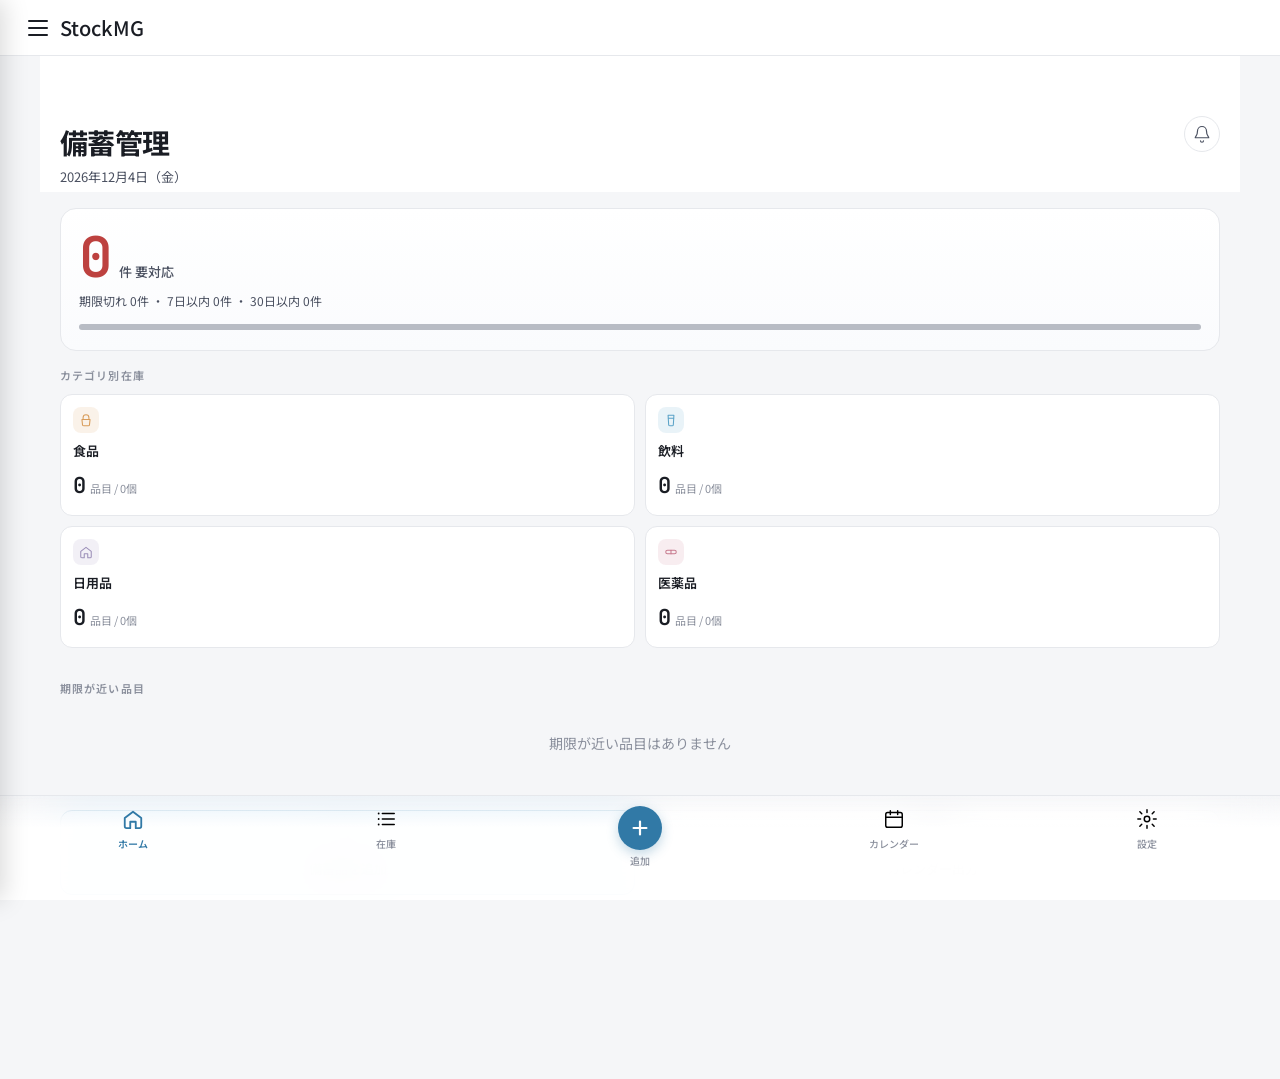
<file: index.html>
<!DOCTYPE html>
<html lang="ja">
<head>
  <meta charset="UTF-8">
  <meta name="viewport" content="width=device-width, initial-scale=1.0">
  <meta name="description" content="家庭用備蓄品の在庫管理PWAアプリ">
  <meta name="theme-color" content="#5A6FA0">
  <title>StockMGシステム</title>

  <!-- PWA Manifest -->
  <link rel="manifest" href="./manifest.json">

  <!-- iOS用メタタグ -->
  <meta name="apple-mobile-web-app-capable" content="yes">
  <meta name="apple-mobile-web-app-status-bar-style" content="default">
  <meta name="apple-mobile-web-app-title" content="StockMG">
  <link rel="apple-touch-icon" href="./icons/icon-192.png">

  <!-- Google Fonts -->
  <link rel="preconnect" href="https://fonts.googleapis.com">
  <link rel="preconnect" href="https://fonts.gstatic.com" crossorigin>
  <link href="https://fonts.googleapis.com/css2?family=JetBrains+Mono:wght@400;500;600&family=Noto+Sans+JP:wght@300;400;500;600;700&display=swap" rel="stylesheet">

  <!-- スタイルシート -->
  <link rel="stylesheet" href="./css/style.css">
</head>
<body>
  <!-- ヘッダー -->
  <header class="header">
    <button class="header__menu-btn" id="menuBtn" aria-label="メニューを開く">
      <span class="menu-icon"></span>
    </button>
    <h1 class="header__title">StockMG</h1>
    <div class="header__spacer"></div>
  </header>

  <!-- サイドメニュー -->
  <aside class="side-menu" id="sideMenu">
    <div class="side-menu__overlay" id="menuOverlay"></div>
    <nav class="side-menu__content">
      <div class="side-menu__header">
        <h2 class="side-menu__title">メニュー</h2>
        <button class="side-menu__close" id="menuCloseBtn" aria-label="メニューを閉じる">×</button>
      </div>
      <ul class="side-menu__list">
        <li>
          <button class="side-menu__item" id="exportJsonBtn">
            <span class="side-menu__icon">📥</span>
            JSONエクスポート
          </button>
        </li>
        <li>
          <button class="side-menu__item" id="importJsonBtn">
            <span class="side-menu__icon">📤</span>
            JSONインポート
          </button>
        </li>
        <li>
          <button class="side-menu__item" id="exportCalendarBtn">
            <span class="side-menu__icon">📅</span>
            カレンダー連携
          </button>
        </li>
        <li>
          <button class="side-menu__item" id="notificationSettingsBtn">
            <span class="side-menu__icon">🔔</span>
            通知設定
          </button>
        </li>
        <li>
          <button class="side-menu__item" id="aboutBtn">
            <span class="side-menu__icon">ℹ️</span>
            アプリについて
          </button>
        </li>
      </ul>
    </nav>
  </aside>

  <!-- メインコンテンツ -->
  <main class="main">
    <!-- ホーム画面（ダッシュボード） -->
    <div class="screen screen--home" id="screenHome">
      <!-- ヘッダー -->
      <div class="screen-header screen-header--large">
        <div class="screen-header__content">
          <h1 class="screen-header__title">備蓄管理</h1>
          <p class="screen-header__subtitle" id="currentDate"></p>
        </div>
        <button class="btn-notification" id="notificationBellBtn" aria-label="通知">
          <div class="btn-notification__icon" id="iconBell"></div>
          <span class="btn-notification__badge" id="notificationBadge"></span>
        </button>
      </div>

      <div class="dashboard">
        <!-- ヒーローステータスカード -->
        <div class="hero-status" id="heroStatus">
          <div class="hero-status__main">
            <div class="hero-status__value" id="heroValue">0</div>
            <div class="hero-status__label">件 要対応</div>
          </div>
          <div class="hero-status__breakdown" id="heroBreakdown">
            期限切れ 0件 ・ 7日以内 0件 ・ 30日以内 0件
          </div>
          <div class="hero-status__bar" id="heroBar"></div>
        </div>

        <!-- カテゴリ別在庫 -->
        <div class="dashboard-section">
          <h2 class="dashboard-section__title">カテゴリ別在庫</h2>
          <div class="category-grid" id="categoryGrid"></div>
        </div>

        <!-- 期限が近い品目 -->
        <div class="dashboard-section">
          <h2 class="dashboard-section__title">期限が近い品目</h2>
          <div class="expiring-list" id="expiringList"></div>
        </div>

        <!-- クイックアクション -->
        <div class="quick-actions">
          <button class="quick-action quick-action--primary" id="quickAddBtn">
            <span class="quick-action__icon" id="iconQuickAdd"></span>
            <span class="quick-action__label">備蓄品を追加</span>
          </button>
          <button class="quick-action" id="quickCalendarBtn">
            <span class="quick-action__icon" id="iconQuickCal"></span>
            <span class="quick-action__label">カレンダー出力</span>
          </button>
        </div>
      </div>
    </div>

    <!-- 在庫一覧画面 -->
    <div class="screen screen--list" id="screenList" style="display: none;">
      <!-- ヘッダー -->
      <div class="screen-header screen-header--large">
        <div class="screen-header__content">
          <h1 class="screen-header__title">在庫一覧</h1>
        </div>
      </div>

      <!-- フィルタ・ソートバー -->
      <section class="filter-bar">
        <div class="filter-bar__group">
          <label for="categoryFilter" class="filter-bar__label">カテゴリ:</label>
          <select id="categoryFilter" class="filter-bar__select">
            <option value="all">すべて</option>
            <option value="食品">食品</option>
            <option value="飲料">飲料</option>
            <option value="医薬品">医薬品</option>
            <option value="日用品">日用品</option>
            <option value="その他">その他</option>
          </select>
        </div>
        <div class="filter-bar__group">
          <label for="sortBy" class="filter-bar__label">並び順:</label>
          <select id="sortBy" class="filter-bar__select">
            <option value="exp">賞味期限順</option>
            <option value="name">品名順</option>
            <option value="cat">カテゴリ順</option>
            <option value="createdAt">登録日順</option>
          </select>
        </div>
      </section>

      <!-- アイテムリスト -->
      <section class="item-list" id="itemList">
        <div class="empty-state" id="emptyState">
          <p class="empty-state__text">備蓄品が登録されていません</p>
          <p class="empty-state__hint">下部の + ボタンから追加できます</p>
        </div>
      </section>
    </div>

    <!-- カレンダー画面 -->
    <div class="screen screen--calendar" id="screenCalendar" style="display: none;">
      <!-- ヘッダー -->
      <div class="screen-header screen-header--large">
        <div class="screen-header__content">
          <h1 class="screen-header__title">カレンダー</h1>
        </div>
      </div>

      <div class="calendar-container">
        <!-- カレンダー出力ボタン -->
        <div class="calendar-export">
          <button class="calendar-export__button" id="calendarExportBtn">
            <span class="calendar-export__icon">📅</span>
            <div class="calendar-export__content">
              <span class="calendar-export__label">カレンダーに出力</span>
              <span class="calendar-export__description">賞味期限をiPhoneカレンダーに追加</span>
            </div>
          </button>
        </div>

        <!-- 期限切れ -->
        <section class="calendar-section" id="calendarExpired" style="display: none;">
          <h2 class="calendar-section__title">
            <span class="calendar-section__icon">⚠️</span>
            期限切れ
            <span class="calendar-section__count" id="expiredCount"></span>
          </h2>
          <div class="calendar-items" id="expiredItems"></div>
        </section>

        <!-- 今週 -->
        <section class="calendar-section" id="calendarThisWeek" style="display: none;">
          <h2 class="calendar-section__title">
            <span class="calendar-section__icon">🔔</span>
            今週
            <span class="calendar-section__count" id="thisWeekCount"></span>
          </h2>
          <div class="calendar-items" id="thisWeekItems"></div>
        </section>

        <!-- 今月 -->
        <section class="calendar-section" id="calendarThisMonth" style="display: none;">
          <h2 class="calendar-section__title">
            <span class="calendar-section__icon">📌</span>
            今月
            <span class="calendar-section__count" id="thisMonthCount"></span>
          </h2>
          <div class="calendar-items" id="thisMonthItems"></div>
        </section>

        <!-- それ以降 -->
        <section class="calendar-section" id="calendarLater" style="display: none;">
          <h2 class="calendar-section__title">
            <span class="calendar-section__icon">📆</span>
            それ以降
            <span class="calendar-section__count" id="laterCount"></span>
          </h2>
          <div class="calendar-items" id="laterItems"></div>
        </section>

        <!-- 空状態 -->
        <div class="calendar-empty" id="calendarEmpty" style="display: none;">
          <p class="calendar-empty__text">賞味期限のあるアイテムがありません</p>
          <p class="calendar-empty__hint">備蓄品を追加してください</p>
        </div>
      </div>
    </div>

    <!-- 設定画面 -->
    <div class="screen screen--settings" id="screenSettings" style="display: none;">
      <!-- ヘッダー -->
      <div class="screen-header screen-header--large">
        <div class="screen-header__content">
          <h1 class="screen-header__title">設定</h1>
        </div>
      </div>

      <div class="settings-container">
        <!-- 通知設定 -->
        <section class="settings-section">
          <h2 class="settings-section__title">通知設定</h2>
          <div class="settings-group">
            <div class="settings-item">
              <div class="settings-item__content">
                <label class="settings-item__label" for="settingNotificationEnabled">通知を有効にする</label>
                <p class="settings-item__description">賞味期限が近づいたら通知します</p>
              </div>
              <label class="toggle">
                <input type="checkbox" id="settingNotificationEnabled">
                <span class="toggle__slider"></span>
              </label>
            </div>

            <div class="settings-item">
              <div class="settings-item__content">
                <label class="settings-item__label" for="settingWarningDays">警告日数</label>
                <p class="settings-item__description">この日数以内の商品を警告表示</p>
              </div>
              <select id="settingWarningDays" class="settings-select">
                <option value="7">7日</option>
                <option value="14">14日</option>
                <option value="30">30日</option>
                <option value="60">60日</option>
              </select>
            </div>

            <div class="settings-item">
              <div class="settings-item__content">
                <label class="settings-item__label" for="settingCheckTime">定期チェック時刻</label>
                <p class="settings-item__description">毎日この時刻に賞味期限をチェック</p>
              </div>
              <input type="time" id="settingCheckTime" class="settings-input">
            </div>
          </div>
        </section>

        <!-- 表示設定 -->
        <section class="settings-section">
          <h2 class="settings-section__title">表示設定</h2>
          <div class="settings-group">
            <div class="settings-item">
              <div class="settings-item__content">
                <label class="settings-item__label" for="settingDefaultSort">デフォルト並び順</label>
                <p class="settings-item__description">在庫一覧の初期並び順</p>
              </div>
              <select id="settingDefaultSort" class="settings-select">
                <option value="exp">賞味期限順</option>
                <option value="name">品名順</option>
                <option value="cat">カテゴリ順</option>
                <option value="createdAt">登録日順</option>
              </select>
            </div>

            <div class="settings-item">
              <div class="settings-item__content">
                <label class="settings-item__label" for="settingDefaultFilter">デフォルトフィルタ</label>
                <p class="settings-item__description">在庫一覧の初期フィルタ</p>
              </div>
              <select id="settingDefaultFilter" class="settings-select">
                <option value="all">すべて</option>
                <option value="食品">食品</option>
                <option value="飲料">飲料</option>
                <option value="医薬品">医薬品</option>
                <option value="日用品">日用品</option>
                <option value="その他">その他</option>
              </select>
            </div>
          </div>
        </section>

        <!-- データ管理 -->
        <section class="settings-section">
          <h2 class="settings-section__title">データ管理</h2>
          <div class="settings-group">
            <button class="settings-button" id="settingExportJson">
              <span class="settings-button__icon">📥</span>
              <div class="settings-button__content">
                <span class="settings-button__label">JSONエクスポート</span>
                <span class="settings-button__description">データをバックアップ</span>
              </div>
            </button>

            <button class="settings-button" id="settingImportJson">
              <span class="settings-button__icon">📤</span>
              <div class="settings-button__content">
                <span class="settings-button__label">JSONインポート</span>
                <span class="settings-button__description">データを復元</span>
              </div>
            </button>

            <button class="settings-button settings-button--danger" id="settingClearData">
              <span class="settings-button__icon">🗑️</span>
              <div class="settings-button__content">
                <span class="settings-button__label">全データ削除</span>
                <span class="settings-button__description">すべてのデータを削除します</span>
              </div>
            </button>
          </div>
        </section>

        <!-- アプリ情報 -->
        <section class="settings-section">
          <h2 class="settings-section__title">アプリ情報</h2>
          <div class="settings-group">
            <div class="settings-info">
              <div class="settings-info__item">
                <span class="settings-info__label">バージョン</span>
                <span class="settings-info__value">1.0.0</span>
              </div>
              <div class="settings-info__item">
                <span class="settings-info__label">最終更新</span>
                <span class="settings-info__value">2026-05-01</span>
              </div>
            </div>

            <button class="settings-button" id="settingHelp">
              <span class="settings-button__icon">ℹ️</span>
              <div class="settings-button__content">
                <span class="settings-button__label">使い方を見る</span>
                <span class="settings-button__description">アプリの使い方ガイド</span>
              </div>
            </button>

            <button class="settings-button" id="settingFeedback">
              <span class="settings-button__icon">💬</span>
              <div class="settings-button__content">
                <span class="settings-button__label">フィードバック送信</span>
                <span class="settings-button__description">改善要望・バグ報告</span>
              </div>
            </button>
          </div>
        </section>
      </div>
    </div>
  </main>

  <!-- タブバーナビゲーション -->
  <nav class="tab-bar" id="tabBar">
    <button class="tab-bar__item" data-tab="home" aria-label="ホーム">
      <div class="tab-bar__icon" id="iconHome"></div>
      <span class="tab-bar__label">ホーム</span>
    </button>
    <button class="tab-bar__item" data-tab="list" aria-label="在庫">
      <div class="tab-bar__icon" id="iconList"></div>
      <span class="tab-bar__label">在庫</span>
    </button>
    <button class="tab-bar__item tab-bar__item--fab" id="addBtn" aria-label="追加">
      <div class="tab-bar__fab">
        <div class="tab-bar__fab-icon" id="iconPlus"></div>
      </div>
      <span class="tab-bar__label">追加</span>
    </button>
    <button class="tab-bar__item" data-tab="cal" aria-label="カレンダー">
      <div class="tab-bar__icon" id="iconCal"></div>
      <span class="tab-bar__label">カレンダー</span>
    </button>
    <button class="tab-bar__item" data-tab="set" aria-label="設定">
      <div class="tab-bar__icon" id="iconCog"></div>
      <span class="tab-bar__label">設定</span>
    </button>
  </nav>

  <!-- アイテム追加/編集モーダル -->
  <div class="modal" id="itemModal">
    <div class="modal__overlay"></div>
    <div class="modal__content">
      <div class="modal__header">
        <h2 class="modal__title" id="modalTitle">備蓄品を追加</h2>
        <button class="modal__close" id="modalCloseBtn" aria-label="閉じる">×</button>
      </div>
      <form class="form" id="itemForm">
        <div class="form__group">
          <label for="itemName" class="form__label">品名 *</label>
          <input type="text" id="itemName" class="form__input" required>
        </div>

        <div class="form__row">
          <div class="form__group">
            <label for="itemQuantity" class="form__label">数量 *</label>
            <input type="number" id="itemQuantity" class="form__input" min="0" step="1" required>
          </div>
          <div class="form__group">
            <label for="itemUnit" class="form__label">単位</label>
            <input type="text" id="itemUnit" class="form__input" placeholder="個" value="個">
          </div>
        </div>

        <div class="form__group">
          <label for="itemCategory" class="form__label">カテゴリ *</label>
          <select id="itemCategory" class="form__select" required>
            <option value="">選択してください</option>
            <option value="食品">食品</option>
            <option value="飲料">飲料</option>
            <option value="医薬品">医薬品</option>
            <option value="日用品">日用品</option>
            <option value="その他">その他</option>
          </select>
        </div>

        <div class="form__group">
          <label for="itemExpiryDate" class="form__label">賞味期限</label>
          <input type="date" id="itemExpiryDate" class="form__input">
        </div>

        <div class="form__group">
          <label for="itemLocation" class="form__label">保管場所</label>
          <input type="text" id="itemLocation" class="form__input" placeholder="例: キッチン棚、防災倉庫">
        </div>

        <div class="form__group">
          <label for="itemNotes" class="form__label">メモ</label>
          <textarea id="itemNotes" class="form__textarea" rows="3" placeholder="その他のメモ"></textarea>
        </div>

        <div class="form__actions">
          <button type="button" class="btn btn--secondary" id="formCancelBtn">キャンセル</button>
          <button type="submit" class="btn btn--primary" id="formSubmitBtn">保存</button>
        </div>
      </form>
    </div>
  </div>

  <!-- 数量調整モーダル -->
  <div class="modal" id="quantityModal">
    <div class="modal__overlay"></div>
    <div class="modal__content modal__content--small">
      <div class="modal__header">
        <h2 class="modal__title" id="quantityModalTitle">数量調整</h2>
        <button class="modal__close" id="quantityModalCloseBtn" aria-label="閉じる">×</button>
      </div>
      <div class="quantity-control">
        <div class="quantity-control__item" id="quantityItemName"></div>
        <div class="quantity-control__current">
          現在: <span id="currentQuantity">0</span><span id="currentUnit">個</span>
        </div>
        <div class="quantity-control__buttons">
          <button class="btn btn--quantity" id="decreaseBtn">-1</button>
          <button class="btn btn--quantity" id="decrease5Btn">-5</button>
          <button class="btn btn--quantity btn--success" id="increase5Btn">+5</button>
          <button class="btn btn--quantity btn--success" id="increaseBtn">+1</button>
        </div>
        <div class="quantity-control__actions">
          <button class="btn btn--secondary btn--full" id="quantityCloseBtn">閉じる</button>
        </div>
      </div>
    </div>
  </div>

  <!-- 通知設定モーダル -->
  <div class="modal" id="notificationModal">
    <div class="modal__overlay"></div>
    <div class="modal__content modal__content--small">
      <div class="modal__header">
        <h2 class="modal__title">通知設定</h2>
        <button class="modal__close" id="notificationModalCloseBtn" aria-label="閉じる">×</button>
      </div>
      <div class="settings">
        <div class="settings__group">
          <label class="settings__label">
            <input type="checkbox" id="notificationEnabled" class="settings__checkbox">
            <span>通知を有効にする</span>
          </label>
          <p class="settings__hint">賞味期限が近づいたら通知します</p>
        </div>

        <div class="settings__group">
          <label for="warningDays" class="settings__label">警告日数</label>
          <input type="number" id="warningDays" class="settings__input" min="1" max="365" value="30">
          <p class="settings__hint">この日数以内の商品を警告表示します</p>
        </div>

        <div class="settings__group">
          <label for="dailyCheckTime" class="settings__label">定期チェック時刻</label>
          <input type="time" id="dailyCheckTime" class="settings__input" value="09:00">
          <p class="settings__hint">毎日この時刻に賞味期限をチェックします</p>
        </div>

        <div class="settings__actions">
          <button class="btn btn--secondary btn--full" id="testNotificationBtn">テスト通知</button>
          <button class="btn btn--primary btn--full" id="saveNotificationBtn">保存</button>
        </div>
      </div>
    </div>
  </div>

  <!-- ファイル入力（非表示） -->
  <input type="file" id="fileInput" accept=".json" style="display: none;">

  <!-- スクリプト -->
  <script src="./js/utils.js"></script>
  <script src="./js/storage.js"></script>
  <script src="./js/icons.js"></script>
  <script src="./js/calendar.js"></script>
  <script src="./js/notification.js"></script>
  <script src="./js/dashboard.js"></script>
  <script src="./js/calendar-view.js"></script>
  <script src="./js/settings.js"></script>
  <script src="./js/tab-bar.js"></script>
  <script src="./js/app.js"></script>

  <!-- Service Worker登録 -->
  <script>
    if ('serviceWorker' in navigator) {
      window.addEventListener('load', () => {
        navigator.serviceWorker.register('./service-worker.js')
          .then(registration => {
            console.log('Service Worker registered:', registration);
          })
          .catch(error => {
            console.error('Service Worker registration failed:', error);
          });
      });
    }
  </script>
</body>
</html>
</file>
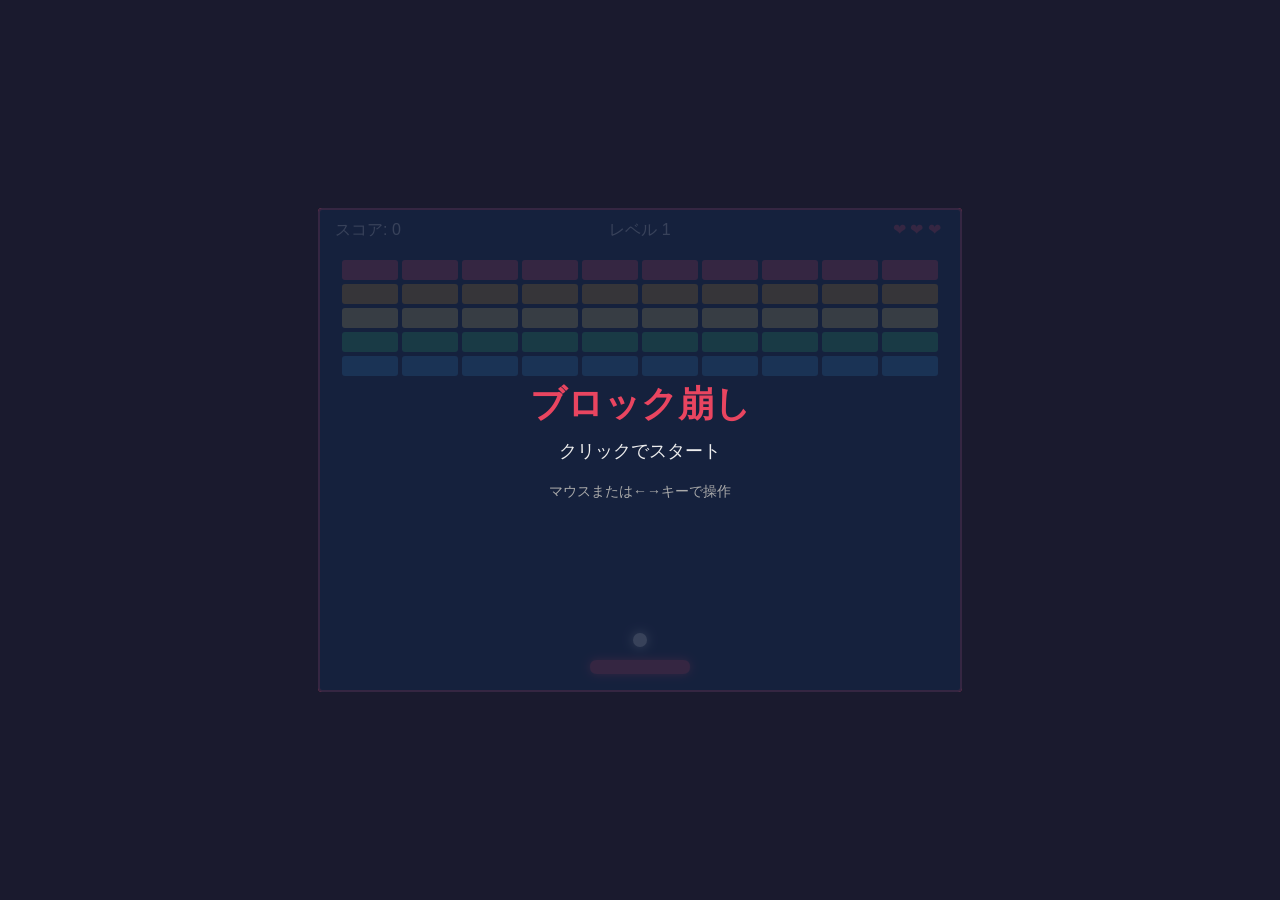
<file: breakout.html>
<!DOCTYPE html>
<html lang="ja">
<head>
    <meta charset="UTF-8">
    <meta name="viewport" content="width=device-width, initial-scale=1.0">
    <title>ブロック崩し</title>
    <style>
        * { margin: 0; padding: 0; box-sizing: border-box; }
        body {
            background: #1a1a2e;
            display: flex;
            justify-content: center;
            align-items: center;
            height: 100vh;
            font-family: 'Segoe UI', sans-serif;
            overflow: hidden;
        }
        #gameContainer {
            position: relative;
        }
        canvas {
            display: block;
            border: 2px solid #e94560;
            border-radius: 4px;
            background: #16213e;
        }
        #overlay {
            position: absolute;
            top: 0; left: 0; right: 0; bottom: 0;
            display: flex;
            flex-direction: column;
            justify-content: center;
            align-items: center;
            background: rgba(22, 33, 62, 0.85);
            color: white;
            border-radius: 4px;
        }
        #overlay h1 {
            font-size: 36px;
            margin-bottom: 10px;
            color: #e94560;
        }
        #overlay p {
            font-size: 18px;
            margin-bottom: 20px;
            color: #eee;
        }
        #overlay .sub {
            font-size: 14px;
            color: #aaa;
        }
        #overlay.hidden { display: none; }
    </style>
</head>
<body>
    <div id="gameContainer">
        <canvas id="game" width="640" height="480"></canvas>
        <div id="overlay">
            <h1>ブロック崩し</h1>
            <p id="overlayMsg">クリックでスタート</p>
            <p class="sub">マウスまたは←→キーで操作</p>
        </div>
    </div>

    <script>
    const canvas = document.getElementById('game');
    const ctx = canvas.getContext('2d');
    const overlay = document.getElementById('overlay');
    const overlayMsg = document.getElementById('overlayMsg');

    // Game state
    let state = 'start'; // start, playing, gameover, clear
    let score = 0;
    let lives = 3;
    let level = 1;

    // Paddle
    const paddle = { w: 100, h: 14, x: 0, y: canvas.height - 30, speed: 7 };
    paddle.x = (canvas.width - paddle.w) / 2;

    // Ball
    const ball = { x: 0, y: 0, r: 7, dx: 4, dy: -4, speed: 4 };

    // Blocks
    const blockRows = 5;
    const blockCols = 10;
    const blockW = 56;
    const blockH = 20;
    const blockPad = 4;
    const blockOffsetX = (canvas.width - (blockCols * (blockW + blockPad) - blockPad)) / 2;
    const blockOffsetY = 50;
    let blocks = [];

    const rowColors = ['#e94560', '#f5a623', '#f7dc6f', '#2ecc71', '#3498db'];

    function initBlocks() {
        blocks = [];
        for (let r = 0; r < blockRows; r++) {
            for (let c = 0; c < blockCols; c++) {
                blocks.push({
                    x: blockOffsetX + c * (blockW + blockPad),
                    y: blockOffsetY + r * (blockH + blockPad),
                    w: blockW, h: blockH,
                    color: rowColors[r],
                    alive: true,
                    points: (blockRows - r) * 10
                });
            }
        }
    }

    function resetBall() {
        ball.x = canvas.width / 2;
        ball.y = canvas.height - 50;
        const angle = -Math.PI / 4 + Math.random() * (-Math.PI / 2);
        const spd = ball.speed + (level - 1) * 0.5;
        ball.dx = Math.cos(angle) * spd;
        ball.dy = Math.sin(angle) * spd;
        if (ball.dy > 0) ball.dy = -ball.dy;
    }

    function resetGame() {
        score = 0;
        lives = 3;
        level = 1;
        ball.speed = 4;
        paddle.x = (canvas.width - paddle.w) / 2;
        initBlocks();
        resetBall();
    }

    // Input
    const keys = {};
    let mouseX = canvas.width / 2;

    document.addEventListener('keydown', e => keys[e.key] = true);
    document.addEventListener('keyup', e => keys[e.key] = false);
    canvas.addEventListener('mousemove', e => {
        const rect = canvas.getBoundingClientRect();
        mouseX = e.clientX - rect.left;
    });

    document.addEventListener('click', () => {
        if (state !== 'playing') {
            if (state === 'gameover' || state === 'start') resetGame();
            if (state === 'clear') { level++; ball.speed += 0.5; initBlocks(); resetBall(); }
            state = 'playing';
            overlay.classList.add('hidden');
        }
    });

    // Particles
    let particles = [];
    function spawnParticles(x, y, color) {
        for (let i = 0; i < 8; i++) {
            particles.push({
                x, y,
                dx: (Math.random() - 0.5) * 6,
                dy: (Math.random() - 0.5) * 6,
                life: 30,
                color
            });
        }
    }

    function updateParticles() {
        for (let i = particles.length - 1; i >= 0; i--) {
            const p = particles[i];
            p.x += p.dx;
            p.y += p.dy;
            p.life--;
            if (p.life <= 0) particles.splice(i, 1);
        }
    }

    function drawParticles() {
        for (const p of particles) {
            ctx.globalAlpha = p.life / 30;
            ctx.fillStyle = p.color;
            ctx.fillRect(p.x - 2, p.y - 2, 4, 4);
        }
        ctx.globalAlpha = 1;
    }

    // Update
    function update() {
        if (state !== 'playing') return;

        // Paddle movement
        if (keys['ArrowLeft'] || keys['a']) paddle.x -= paddle.speed;
        if (keys['ArrowRight'] || keys['d']) paddle.x += paddle.speed;

        // Mouse
        paddle.x += (mouseX - paddle.x - paddle.w / 2) * 0.15;
        paddle.x = Math.max(0, Math.min(canvas.width - paddle.w, paddle.x));

        // Ball movement
        ball.x += ball.dx;
        ball.y += ball.dy;

        // Wall collision
        if (ball.x - ball.r <= 0 || ball.x + ball.r >= canvas.width) ball.dx = -ball.dx;
        if (ball.y - ball.r <= 0) ball.dy = -ball.dy;

        // Bottom - lose life
        if (ball.y + ball.r >= canvas.height) {
            lives--;
            if (lives <= 0) {
                state = 'gameover';
                overlayMsg.textContent = `ゲームオーバー！ スコア: ${score}`;
                overlay.classList.remove('hidden');
            } else {
                resetBall();
            }
            return;
        }

        // Paddle collision
        if (ball.dy > 0 &&
            ball.y + ball.r >= paddle.y &&
            ball.y + ball.r <= paddle.y + paddle.h + 4 &&
            ball.x >= paddle.x &&
            ball.x <= paddle.x + paddle.w) {
            const hit = (ball.x - paddle.x) / paddle.w;
            const angle = -Math.PI / 6 - hit * (Math.PI * 2 / 3);
            const spd = Math.sqrt(ball.dx * ball.dx + ball.dy * ball.dy);
            ball.dx = Math.cos(angle) * spd;
            ball.dy = Math.sin(angle) * spd;
            if (ball.dy > 0) ball.dy = -ball.dy;
        }

        // Block collision
        let aliveCount = 0;
        for (const b of blocks) {
            if (!b.alive) continue;
            aliveCount++;
            if (ball.x + ball.r > b.x && ball.x - ball.r < b.x + b.w &&
                ball.y + ball.r > b.y && ball.y - ball.r < b.y + b.h) {
                b.alive = false;
                aliveCount--;
                score += b.points;
                spawnParticles(b.x + b.w / 2, b.y + b.h / 2, b.color);

                // Determine bounce direction
                const overlapLeft = ball.x + ball.r - b.x;
                const overlapRight = b.x + b.w - (ball.x - ball.r);
                const overlapTop = ball.y + ball.r - b.y;
                const overlapBottom = b.y + b.h - (ball.y - ball.r);
                const minOverlap = Math.min(overlapLeft, overlapRight, overlapTop, overlapBottom);
                if (minOverlap === overlapLeft || minOverlap === overlapRight) ball.dx = -ball.dx;
                else ball.dy = -ball.dy;
                break;
            }
        }

        if (aliveCount === 0) {
            state = 'clear';
            overlayMsg.textContent = `レベル ${level} クリア！ スコア: ${score}`;
            overlay.classList.remove('hidden');
        }

        updateParticles();
    }

    // Draw
    function draw() {
        ctx.clearRect(0, 0, canvas.width, canvas.height);

        // Blocks
        for (const b of blocks) {
            if (!b.alive) continue;
            ctx.fillStyle = b.color;
            ctx.beginPath();
            const r = 3;
            ctx.moveTo(b.x + r, b.y);
            ctx.lineTo(b.x + b.w - r, b.y);
            ctx.quadraticCurveTo(b.x + b.w, b.y, b.x + b.w, b.y + r);
            ctx.lineTo(b.x + b.w, b.y + b.h - r);
            ctx.quadraticCurveTo(b.x + b.w, b.y + b.h, b.x + b.w - r, b.y + b.h);
            ctx.lineTo(b.x + r, b.y + b.h);
            ctx.quadraticCurveTo(b.x, b.y + b.h, b.x, b.y + b.h - r);
            ctx.lineTo(b.x, b.y + r);
            ctx.quadraticCurveTo(b.x, b.y, b.x + r, b.y);
            ctx.fill();
        }

        // Paddle
        ctx.fillStyle = '#e94560';
        ctx.shadowColor = '#e94560';
        ctx.shadowBlur = 10;
        ctx.beginPath();
        const pr = 7;
        ctx.moveTo(paddle.x + pr, paddle.y);
        ctx.lineTo(paddle.x + paddle.w - pr, paddle.y);
        ctx.quadraticCurveTo(paddle.x + paddle.w, paddle.y, paddle.x + paddle.w, paddle.y + pr);
        ctx.lineTo(paddle.x + paddle.w, paddle.y + paddle.h - pr);
        ctx.quadraticCurveTo(paddle.x + paddle.w, paddle.y + paddle.h, paddle.x + paddle.w - pr, paddle.y + paddle.h);
        ctx.lineTo(paddle.x + pr, paddle.y + paddle.h);
        ctx.quadraticCurveTo(paddle.x, paddle.y + paddle.h, paddle.x, paddle.y + paddle.h - pr);
        ctx.lineTo(paddle.x, paddle.y + pr);
        ctx.quadraticCurveTo(paddle.x, paddle.y, paddle.x + pr, paddle.y);
        ctx.fill();
        ctx.shadowBlur = 0;

        // Ball
        ctx.fillStyle = '#fff';
        ctx.shadowColor = '#fff';
        ctx.shadowBlur = 12;
        ctx.beginPath();
        ctx.arc(ball.x, ball.y, ball.r, 0, Math.PI * 2);
        ctx.fill();
        ctx.shadowBlur = 0;

        // Particles
        drawParticles();

        // HUD
        ctx.fillStyle = '#fff';
        ctx.font = '16px "Segoe UI", sans-serif';
        ctx.textAlign = 'left';
        ctx.fillText(`スコア: ${score}`, 15, 25);
        ctx.textAlign = 'center';
        ctx.fillText(`レベル ${level}`, canvas.width / 2, 25);
        ctx.textAlign = 'right';
        // Lives as hearts
        let heartsText = '';
        for (let i = 0; i < lives; i++) heartsText += '\u2764 ';
        ctx.fillStyle = '#e94560';
        ctx.fillText(heartsText, canvas.width - 15, 25);
    }

    function gameLoop() {
        update();
        draw();
        requestAnimationFrame(gameLoop);
    }

    resetGame();
    gameLoop();
    </script>
</body>
</html>
</file>
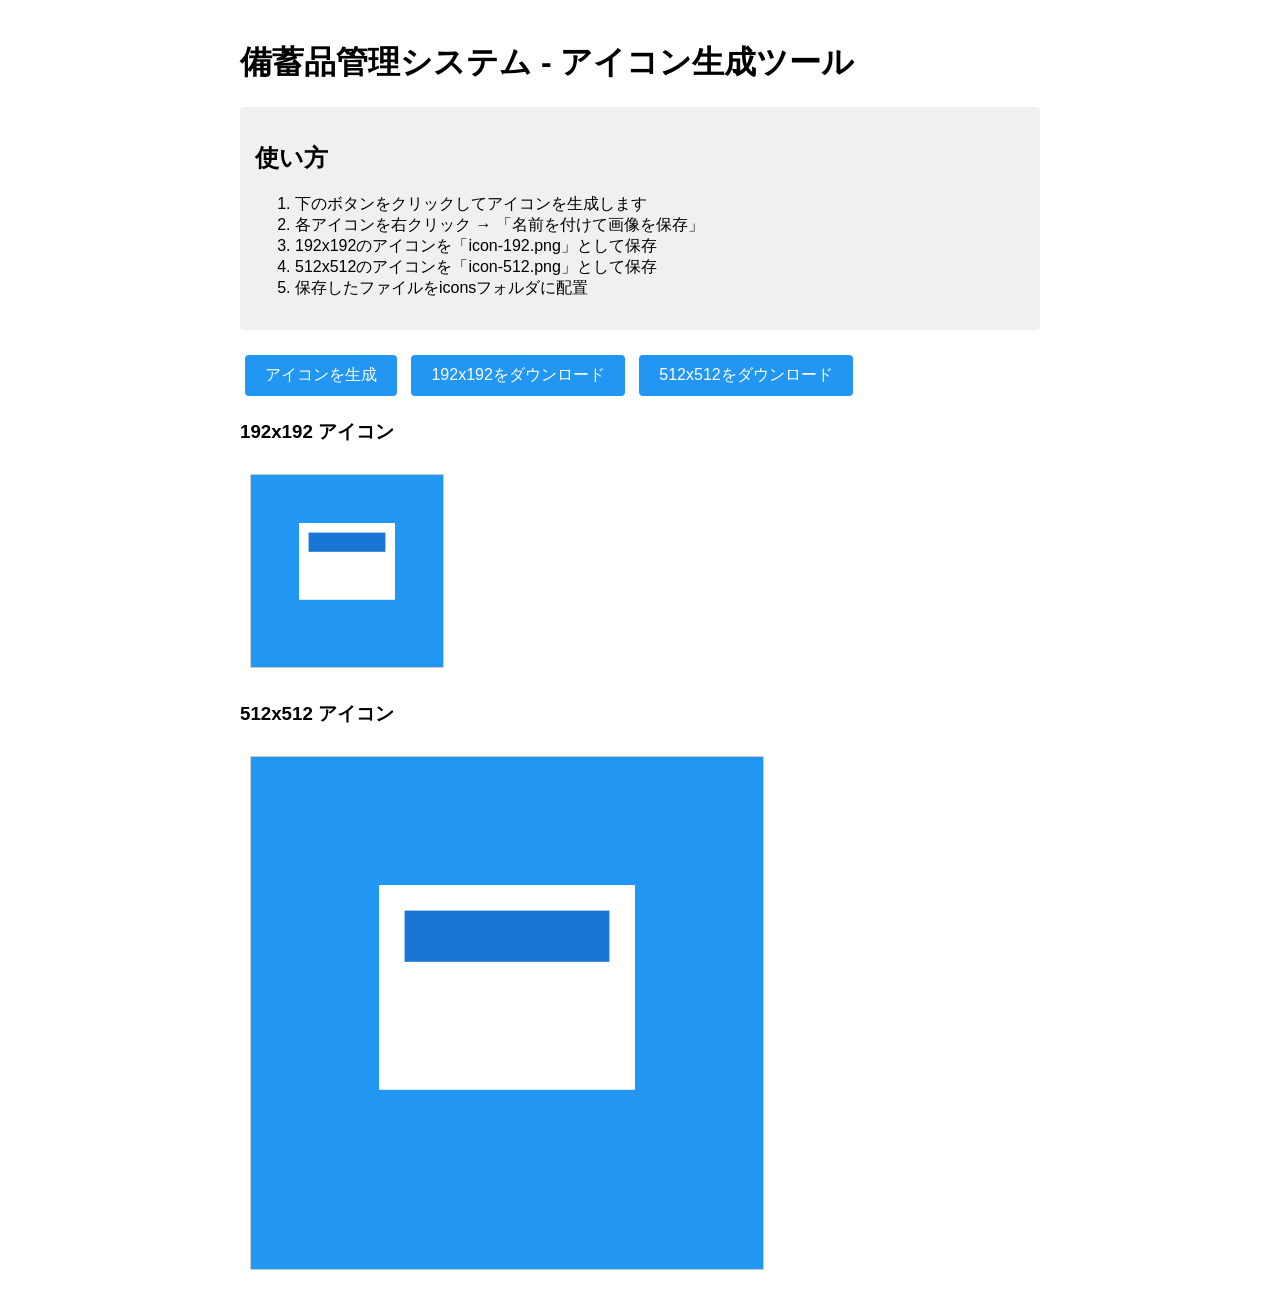
<file: icons/generate-icons.html>
<!DOCTYPE html>
<html lang="ja">
<head>
  <meta charset="UTF-8">
  <meta name="viewport" content="width=device-width, initial-scale=1.0">
  <title>アイコン生成ツール</title>
  <style>
    body {
      font-family: sans-serif;
      padding: 20px;
      max-width: 800px;
      margin: 0 auto;
    }
    canvas {
      border: 1px solid #ccc;
      margin: 10px;
    }
    button {
      padding: 10px 20px;
      font-size: 16px;
      background: #2196F3;
      color: white;
      border: none;
      border-radius: 4px;
      cursor: pointer;
      margin: 5px;
    }
    button:hover {
      background: #1976D2;
    }
    .info {
      background: #f0f0f0;
      padding: 15px;
      border-radius: 4px;
      margin: 20px 0;
    }
  </style>
</head>
<body>
  <h1>備蓄品管理システム - アイコン生成ツール</h1>

  <div class="info">
    <h2>使い方</h2>
    <ol>
      <li>下のボタンをクリックしてアイコンを生成します</li>
      <li>各アイコンを右クリック → 「名前を付けて画像を保存」</li>
      <li>192x192のアイコンを「icon-192.png」として保存</li>
      <li>512x512のアイコンを「icon-512.png」として保存</li>
      <li>保存したファイルをiconsフォルダに配置</li>
    </ol>
  </div>

  <button onclick="generateIcons()">アイコンを生成</button>
  <button onclick="downloadIcon192()">192x192をダウンロード</button>
  <button onclick="downloadIcon512()">512x512をダウンロード</button>

  <div>
    <h3>192x192 アイコン</h3>
    <canvas id="canvas192" width="192" height="192"></canvas>
  </div>

  <div>
    <h3>512x512 アイコン</h3>
    <canvas id="canvas512" width="512" height="512"></canvas>
  </div>

  <script>
    function generateIcons() {
      generateIcon(192, 'canvas192');
      generateIcon(512, 'canvas512');
    }

    function generateIcon(size, canvasId) {
      const canvas = document.getElementById(canvasId);
      const ctx = canvas.getContext('2d');

      // 背景色
      ctx.fillStyle = '#2196F3';
      ctx.fillRect(0, 0, size, size);

      // 白い箱
      const boxSize = size * 0.5;
      const boxX = (size - boxSize) / 2;
      const boxY = (size - boxSize) / 2;

      ctx.fillStyle = 'white';
      ctx.fillRect(boxX, boxY, boxSize, boxSize * 0.8);

      // 上部の帯
      ctx.fillStyle = '#1976D2';
      ctx.fillRect(boxX + boxSize * 0.1, boxY + boxSize * 0.1, boxSize * 0.8, boxSize * 0.2);

      // テキスト
      ctx.fillStyle = 'white';
      ctx.font = `bold ${size * 0.15}px sans-serif`;
      ctx.textAlign = 'center';
      ctx.textBaseline = 'middle';
      ctx.fillText('備', size / 2, size / 2 + boxSize * 0.15);
    }

    function downloadCanvas(canvasId, filename) {
      const canvas = document.getElementById(canvasId);
      const link = document.createElement('a');
      link.download = filename;
      link.href = canvas.toDataURL('image/png');
      link.click();
    }

    function downloadIcon192() {
      downloadCanvas('canvas192', 'icon-192.png');
    }

    function downloadIcon512() {
      downloadCanvas('canvas512', 'icon-512.png');
    }

    // ページ読み込み時に自動生成
    window.addEventListener('load', generateIcons);
  </script>
</body>
</html>
</file>
<file: css/style.css>
/*
 * 備蓄品管理システム スタイルシート
 * モバイルファースト、タッチ最適化
 */

/* CSS変数定義 - デザインハンドオフ仕様 */
:root {
  /* Text colors */
  --ink: #1A1D24;
  --ink-2: #4A5060;
  --ink-3: #8A8F9C;
  --ink-4: #B8BCC4;

  /* UI colors */
  --line: #E6E8EC;
  --line-2: #F0F2F5;
  --bg: #F5F6F8;
  --paper: #FFFFFF;

  /* Brand accent */
  --accent: oklch(0.55 0.10 240);
  --accent-soft: oklch(0.96 0.018 240);

  /* Status colors */
  --ok: oklch(0.58 0.11 155);
  --ok-soft: oklch(0.96 0.04 155);
  --warn: oklch(0.65 0.13 75);
  --warn-soft: oklch(0.96 0.06 80);
  --danger: oklch(0.55 0.16 25);
  --danger-soft: oklch(0.96 0.045 25);

  /* Category colors */
  --cat-food: #D89C5A;
  --cat-drink: #5BA3C7;
  --cat-home: #9C8FB8;
  --cat-med: #C77B8E;

  /* Typography */
  --font-sans: 'Noto Sans JP', -apple-system, system-ui, sans-serif;
  --font-mono: 'JetBrains Mono', ui-monospace, monospace;

  /* Font sizes */
  --text-xs: 10px;
  --text-sm: 11px;
  --text-base: 12px;
  --text-md: 13px;
  --text-lg: 14px;
  --text-xl: 17px;
  --text-2xl: 19px;
  --text-3xl: 22px;
  --text-4xl: 26px;
  --text-5xl: 28px;
  --text-6xl: 32px;
  --text-7xl: 36px;
  --text-8xl: 56px;

  /* Spacing */
  --space-1: 4px;
  --space-2: 6px;
  --space-3: 8px;
  --space-4: 10px;
  --space-5: 12px;
  --space-6: 14px;
  --space-7: 16px;
  --space-8: 18px;
  --space-9: 20px;
  --space-10: 24px;
  --space-11: 28px;
  --space-12: 32px;

  /* Border radius */
  --radius-icon: 8px;
  --radius-card: 12px;
  --radius-card-lg: 14px;
  --radius-hero: 16px;
  --radius-pill: 22px;
  --radius-full: 9999px;

  /* Shadows */
  --shadow-card: 0 0 0 0.5px var(--line);
  --shadow-accent-btn: 0 4px 12px oklch(0.55 0.10 240 / 0.3);
  --shadow-plus-btn: 0 2px 6px oklch(0.55 0.10 240 / 0.3);
  --shadow-banner: 0 4px 12px rgba(0,0,0,0.06);

  /* Layout */
  --header-height: 56px;
  --tab-bar-height: 80px;
  --screen-padding: 20px;
}

/* リセット */
* {
  box-sizing: border-box;
  margin: 0;
  padding: 0;
}

html {
  font-size: 16px;
  -webkit-text-size-adjust: 100%;
}

body {
  font-family: var(--font-sans);
  color: var(--ink);
  background-color: var(--bg);
  line-height: 1.6;
  min-height: 100vh;
  padding-bottom: var(--tab-bar-height);
  font-size: var(--text-lg);
  font-weight: 400;
}

button {
  font-family: inherit;
  border: none;
  cursor: pointer;
  -webkit-tap-highlight-color: transparent;
}

input, select, textarea {
  font-family: inherit;
  font-size: 16px; /* iOS zoomを防ぐ */
}

/* ヘッダー */
.header {
  position: fixed;
  top: 0;
  left: 0;
  right: 0;
  height: var(--header-height);
  background-color: var(--paper);
  color: var(--ink);
  display: flex;
  align-items: center;
  padding: 0 var(--space-7);
  border-bottom: 0.5px solid var(--line);
  z-index: 1000;
}

.header__menu-btn {
  background: none;
  border: none;
  color: var(--ink);
  padding: var(--space-3);
  display: flex;
  align-items: center;
  justify-content: center;
  min-width: 44px;
  min-height: 44px;
  cursor: pointer;
  transition: opacity 0.2s ease;
}

.header__menu-btn:hover {
  opacity: 0.7;
}

.menu-icon {
  display: block;
  width: 20px;
  height: 2px;
  background: var(--ink);
  position: relative;
  border-radius: 1px;
}

.menu-icon::before,
.menu-icon::after {
  content: '';
  position: absolute;
  width: 20px;
  height: 2px;
  background: var(--ink);
  border-radius: 1px;
  left: 0;
}

.menu-icon::before {
  top: -7px;
}

.menu-icon::after {
  bottom: -7px;
}

.header__title {
  font-size: 1.25rem;
  font-weight: 500;
  margin-left: var(--spacing-md);
}

.header__spacer {
  flex: 1;
}

/* サイドメニュー */
.side-menu {
  position: fixed;
  top: 0;
  left: 0;
  width: 100%;
  height: 100%;
  z-index: 2000;
  pointer-events: none;
}

.side-menu.is-open {
  pointer-events: auto;
}

.side-menu__overlay {
  position: absolute;
  top: 0;
  left: 0;
  width: 100%;
  height: 100%;
  background: rgba(0, 0, 0, 0);
  backdrop-filter: blur(0px);
  -webkit-backdrop-filter: blur(0px);
  transition: all 0.3s ease;
}

.side-menu.is-open .side-menu__overlay {
  background: rgba(0, 0, 0, 0.75);
  backdrop-filter: blur(4px);
  -webkit-backdrop-filter: blur(4px);
}

.side-menu__content {
  position: absolute;
  top: 0;
  left: 0;
  width: 280px;
  max-width: 80%;
  height: 100%;
  background: var(--paper);
  transform: translateX(-100%);
  transition: transform 0.3s cubic-bezier(0.4, 0, 0.2, 1);
  overflow-y: auto;
  box-shadow: 4px 0 24px rgba(0, 0, 0, 0.15);
}

.side-menu.is-open .side-menu__content {
  transform: translateX(0);
}

.side-menu__header {
  display: flex;
  align-items: center;
  justify-content: space-between;
  padding: var(--space-8) var(--space-7);
  border-bottom: 0.5px solid var(--line);
  background: var(--bg);
}

.side-menu__title {
  font-size: var(--text-2xl);
  font-weight: 700;
  color: var(--ink);
}

.side-menu__close {
  background: none;
  color: var(--color-text);
  font-size: 2rem;
  min-width: 44px;
  min-height: 44px;
  display: flex;
  align-items: center;
  justify-content: center;
}

.side-menu__list {
  list-style: none;
  padding: var(--spacing-sm) 0;
}

.side-menu__item {
  width: 100%;
  background: none;
  color: var(--color-text);
  text-align: left;
  padding: var(--spacing-md);
  display: flex;
  align-items: center;
  gap: var(--spacing-md);
  min-height: 56px;
  transition: background 0.2s ease;
}

.side-menu__item:hover,
.side-menu__item:active {
  background: var(--color-background);
}

.side-menu__icon {
  font-size: 1.5rem;
}

/* メインコンテンツ */
.main {
  margin-top: var(--header-height);
  padding: var(--spacing-md);
}

/* 統計パネル */
.stats {
  display: grid;
  grid-template-columns: repeat(3, 1fr);
  gap: var(--spacing-sm);
  margin-bottom: var(--spacing-lg);
}

.stats__item {
  background: var(--color-surface);
  border-radius: var(--radius-md);
  padding: var(--spacing-md);
  text-align: center;
  box-shadow: var(--shadow-sm);
}

.stats__item--warning {
  border-left: 4px solid var(--color-warning);
}

.stats__item--expired {
  border-left: 4px solid var(--color-danger);
}

.stats__value {
  font-size: 2rem;
  font-weight: 700;
  color: var(--color-primary);
}

.stats__item--warning .stats__value {
  color: var(--color-warning);
}

.stats__item--expired .stats__value {
  color: var(--color-danger);
}

.stats__label {
  font-size: 0.875rem;
  color: var(--color-text-secondary);
  margin-top: var(--spacing-xs);
}

/* フィルタバー */
.filter-bar {
  background: var(--color-surface);
  border-radius: var(--radius-md);
  padding: var(--spacing-md);
  margin-bottom: var(--spacing-lg);
  box-shadow: var(--shadow-sm);
  display: flex;
  flex-wrap: wrap;
  gap: var(--spacing-md);
}

.filter-bar__group {
  flex: 1;
  min-width: 140px;
  display: flex;
  flex-direction: column;
  gap: var(--spacing-xs);
}

.filter-bar__label {
  font-size: 0.875rem;
  color: var(--color-text-secondary);
  font-weight: 500;
}

.filter-bar__select {
  padding: var(--spacing-sm);
  border: 1px solid var(--color-border);
  border-radius: var(--radius-sm);
  background: white;
  min-height: 44px;
}

/* アイテムリスト */
.item-list {
  display: flex;
  flex-direction: column;
  gap: var(--space-5);
  padding: var(--space-10) var(--screen-padding) var(--space-12);
}

.empty-state {
  text-align: center;
  padding: var(--spacing-xl);
  color: var(--color-text-secondary);
}

.empty-state__text {
  font-size: 1.125rem;
  margin-bottom: var(--spacing-sm);
}

.empty-state__hint {
  font-size: 0.875rem;
}

/* アイテムカード */
.item-card {
  background: var(--color-surface);
  border-radius: var(--radius-md);
  padding: var(--spacing-md);
  box-shadow: var(--shadow-sm);
  border-left: 4px solid var(--color-primary);
}

.item-card--warning {
  border-left-color: var(--color-warning);
}

.item-card--expired {
  border-left-color: var(--color-danger);
}

.item-card__header {
  display: flex;
  justify-content: space-between;
  align-items: flex-start;
  margin-bottom: var(--spacing-sm);
}

.item-card__name {
  font-size: 1.125rem;
  font-weight: 600;
  color: var(--color-text);
  flex: 1;
}

.item-card__category {
  display: inline-block;
  padding: 2px 8px;
  background: var(--color-background);
  border-radius: var(--radius-sm);
  font-size: 0.75rem;
  color: var(--color-text-secondary);
}

.item-card__info {
  display: grid;
  grid-template-columns: repeat(2, 1fr);
  gap: var(--spacing-sm);
  margin-bottom: var(--spacing-md);
  font-size: 0.875rem;
}

.item-card__info-item {
  color: var(--color-text-secondary);
}

.item-card__info-value {
  color: var(--color-text);
  font-weight: 500;
}

.item-card__expiry {
  padding: var(--spacing-sm);
  background: var(--color-background);
  border-radius: var(--radius-sm);
  margin-bottom: var(--spacing-md);
  text-align: center;
}

.item-card--warning .item-card__expiry {
  background: #FFF9C4;
  color: #F57F17;
}

.item-card--expired .item-card__expiry {
  background: #FFCDD2;
  color: #C62828;
}

.item-card__expiry-label {
  font-size: 0.75rem;
  font-weight: 600;
  text-transform: uppercase;
}

.item-card__expiry-date {
  font-size: 0.875rem;
  margin-top: 2px;
}

.item-card__actions {
  display: flex;
  gap: var(--spacing-sm);
}

/* フローティングアクションボタン */
.fab {
  position: fixed;
  bottom: var(--spacing-lg);
  right: var(--spacing-lg);
  width: 56px;
  height: 56px;
  border-radius: 50%;
  background: var(--color-primary);
  color: white;
  font-size: 2rem;
  box-shadow: var(--shadow-lg);
  z-index: 900;
  transition: transform 0.2s ease, box-shadow 0.2s ease;
}

.fab:hover,
.fab:active {
  transform: scale(1.1);
  box-shadow: 0 8px 20px rgba(0, 0, 0, 0.3);
}

/* モーダル */
.modal {
  display: none;
  position: fixed;
  top: 0;
  left: 0;
  width: 100%;
  height: 100%;
  z-index: 3000;
  align-items: center;
  justify-content: center;
  padding: var(--spacing-md);
}

.modal.is-open {
  display: flex;
}

.modal__overlay {
  position: absolute;
  top: 0;
  left: 0;
  width: 100%;
  height: 100%;
  background: rgba(0, 0, 0, 0.65);
  backdrop-filter: blur(4px);
  -webkit-backdrop-filter: blur(4px);
}

.modal__content {
  position: relative;
  background: #FFFFFF;
  border-radius: var(--radius-card-lg);
  width: 100%;
  max-width: 500px;
  max-height: 90vh;
  overflow-y: auto;
  box-shadow: 0 8px 32px rgba(0, 0, 0, 0.24);
  border: 0.5px solid var(--line);
  padding: var(--space-8);
}

.modal__content--small {
  max-width: 400px;
}

.modal__header {
  display: flex;
  justify-content: space-between;
  align-items: center;
  padding: 0;
  padding-bottom: var(--space-7);
  margin-bottom: var(--space-7);
  border-bottom: 0.5px solid var(--line);
}

.modal__title {
  font-size: var(--text-2xl);
  font-weight: 700;
  color: var(--ink);
}

.modal__close {
  background: none;
  border: none;
  color: var(--ink-3);
  font-size: 2rem;
  min-width: 44px;
  min-height: 44px;
  cursor: pointer;
  transition: color 0.2s ease;
}

.modal__close:hover {
  color: var(--ink);
}

/* フォーム */
.form {
  padding: 0;
}

.form__group {
  margin-bottom: var(--space-7);
}

.form__row {
  display: grid;
  grid-template-columns: 2fr 1fr;
  gap: var(--space-5);
  margin-bottom: var(--space-7);
}

.form__label {
  display: block;
  font-size: var(--text-md);
  font-weight: 600;
  color: var(--ink);
  margin-bottom: var(--space-2);
}

.form__input,
.form__select,
.form__textarea {
  width: 100%;
  padding: var(--space-4) var(--space-6);
  border: 1px solid var(--line);
  border-radius: var(--radius-card);
  background: var(--line-2);
  color: var(--ink);
  font-size: var(--text-lg);
  min-height: 44px;
  transition: all 0.2s ease;
}

.form__input:hover,
.form__select:hover,
.form__textarea:hover {
  border-color: var(--ink-3);
  background: #FAFBFC;
}

.form__input:focus,
.form__select:focus,
.form__textarea:focus {
  outline: none;
  border-color: var(--accent);
  background: white;
  box-shadow: 0 0 0 3px var(--accent-soft);
}

.form__textarea {
  resize: vertical;
  min-height: 80px;
}

.form__actions {
  display: flex;
  gap: var(--space-4);
  margin-top: var(--space-10);
  padding-top: var(--space-8);
  border-top: 0.5px solid var(--line);
}

/* ボタン */
.btn {
  padding: var(--space-5) var(--space-8);
  border: none;
  border-radius: var(--radius-card);
  font-family: var(--font-sans);
  font-size: var(--text-lg);
  font-weight: 600;
  min-height: 44px;
  cursor: pointer;
  transition: all 0.2s ease, transform 0.1s ease;
  flex: 1;
}

.btn:active {
  transform: scale(0.98);
}

.btn--primary {
  background: var(--accent);
  color: white;
  box-shadow: var(--shadow-plus-btn);
}

.btn--primary:hover {
  background: oklch(0.50 0.10 240);
  box-shadow: var(--shadow-accent-btn);
}

.btn--secondary {
  background: var(--line-2);
  color: var(--ink);
  border: 0.5px solid var(--line);
}

.btn--secondary:hover {
  background: var(--line);
  border-color: var(--ink-4);
}

.btn--danger {
  background: var(--danger);
  color: white;
  box-shadow: 0 2px 6px oklch(0.55 0.16 25 / 0.2);
}

.btn--danger:hover {
  background: oklch(0.50 0.16 25);
}

.btn--success {
  background: var(--ok);
  color: white;
  box-shadow: 0 2px 6px oklch(0.55 0.09 155 / 0.2);
}

.btn--success:hover {
  background: oklch(0.50 0.09 155);
}

.btn--small {
  padding: var(--space-2) var(--space-5);
  font-size: var(--text-md);
  min-height: auto;
}

.btn--full {
  width: 100%;
  flex: none;
}

.btn--quantity {
  flex: 1;
  font-size: 1.125rem;
}

/* 数量コントロール */
.quantity-control {
  padding: var(--spacing-lg);
}

.quantity-control__item {
  font-size: 1.125rem;
  font-weight: 600;
  text-align: center;
  margin-bottom: var(--spacing-md);
}

.quantity-control__current {
  font-size: 1.5rem;
  text-align: center;
  margin-bottom: var(--spacing-lg);
  color: var(--color-primary);
}

.quantity-control__buttons {
  display: grid;
  grid-template-columns: repeat(4, 1fr);
  gap: var(--spacing-sm);
  margin-bottom: var(--spacing-lg);
}

.quantity-control__actions {
  margin-top: var(--spacing-lg);
}

/* 設定 */
.settings {
  padding: var(--spacing-lg);
}

.settings__group {
  margin-bottom: var(--spacing-lg);
}

.settings__label {
  display: block;
  font-weight: 500;
  margin-bottom: var(--spacing-sm);
}

.settings__checkbox {
  margin-right: var(--spacing-sm);
  transform: scale(1.2);
}

.settings__input {
  width: 100%;
  padding: var(--spacing-sm) var(--spacing-md);
  border: 1px solid var(--color-border);
  border-radius: var(--radius-sm);
  min-height: 44px;
}

.settings__hint {
  font-size: 0.75rem;
  color: var(--color-text-secondary);
  margin-top: var(--spacing-xs);
}

.settings__actions {
  display: flex;
  flex-direction: column;
  gap: var(--spacing-sm);
  margin-top: var(--spacing-lg);
}

/* トースト */
.toast {
  position: fixed;
  bottom: 100px;
  left: 50%;
  transform: translateX(-50%) translateY(100px);
  background: var(--color-text);
  color: white;
  padding: var(--spacing-md) var(--spacing-lg);
  border-radius: var(--radius-md);
  box-shadow: var(--shadow-lg);
  z-index: 4000;
  max-width: 90%;
  opacity: 0;
  transition: opacity 0.3s ease, transform 0.3s ease;
}

.toast--show {
  opacity: 1;
  transform: translateX(-50%) translateY(0);
}

.toast--success {
  background: var(--color-success);
}

.toast--error {
  background: var(--color-danger);
}

.toast--info {
  background: var(--color-primary);
}

/* タブレット・PC */
@media (min-width: 768px) {
  .main {
    padding: var(--spacing-lg);
    max-width: 1200px;
    margin-left: auto;
    margin-right: auto;
  }

  .stats {
    grid-template-columns: repeat(3, 1fr);
    gap: var(--spacing-md);
  }

  .filter-bar {
    flex-wrap: nowrap;
  }

  .item-list {
    display: grid;
    grid-template-columns: repeat(2, 1fr);
    gap: var(--spacing-md);
  }

  .empty-state {
    grid-column: 1 / -1;
  }
}

@media (min-width: 1024px) {
  .item-list {
    grid-template-columns: repeat(3, 1fr);
  }
}

/* タブバーナビゲーション */
.tab-bar {
  position: fixed;
  bottom: 0;
  left: 0;
  right: 0;
  z-index: 40;
  padding-bottom: 28px;
  padding-top: 8px;
  background: linear-gradient(to top, rgba(255,255,255,0.96) 70%, rgba(255,255,255,0));
  border-top: 0.5px solid var(--line);
  backdrop-filter: blur(20px);
  -webkit-backdrop-filter: blur(20px);
  display: flex;
  justify-content: space-around;
  padding-left: 6px;
  padding-right: 6px;
}

.tab-bar__item {
  display: flex;
  flex-direction: column;
  align-items: center;
  gap: 3px;
  width: 64px;
  padding: 4px 0;
  background: none;
  border: none;
  cursor: pointer;
  -webkit-tap-highlight-color: transparent;
  transition: transform 0.1s ease;
}

.tab-bar__item:active {
  transform: scale(0.95);
}

.tab-bar__item--fab {
  gap: 0;
}

.tab-bar__icon {
  width: 22px;
  height: 22px;
}

.tab-bar__label {
  font-size: var(--text-xs);
  color: var(--ink-3);
  font-weight: 500;
  margin-top: 3px;
}

.tab-bar__item[data-active="true"] .tab-bar__icon {
  color: var(--accent);
}

.tab-bar__item[data-active="true"] .tab-bar__label {
  color: var(--accent);
  font-weight: 600;
}

.tab-bar__fab {
  width: 44px;
  height: 44px;
  border-radius: 22px;
  background: var(--accent);
  color: white;
  display: flex;
  align-items: center;
  justify-content: center;
  box-shadow: var(--shadow-accent-btn);
  margin-top: -2px;
}

.tab-bar__fab-icon {
  width: 22px;
  height: 22px;
  color: white;
}

/* アイテムカード - 新デザイン */
.item-card {
  background: var(--paper);
  border-radius: var(--radius-card);
  border: 0.5px solid var(--line);
  padding: var(--space-6);
  /* border-leftはインラインスタイルで設定（ステータス色） */
}

.item-card__header {
  display: flex;
  gap: var(--space-5);
  align-items: flex-start;
  margin-bottom: var(--space-5);
}

.item-card__info {
  flex: 1;
  min-width: 0;
}

.item-card__name {
  font-size: var(--text-lg);
  font-weight: 600;
  color: var(--ink);
  margin-bottom: var(--space-1);
  line-height: 1.3;
}

.item-card__meta {
  display: flex;
  flex-wrap: wrap;
  gap: var(--space-3);
  align-items: center;
  font-size: var(--text-base);
  color: var(--ink-2);
}

.item-card__qty {
  font-family: var(--font-mono);
  font-weight: 500;
}

.item-card__cat-name {
  font-size: var(--text-sm);
}

.item-card__exp-date {
  font-size: var(--text-sm);
}

.item-card__footer {
  display: flex;
  justify-content: space-between;
  align-items: center;
  gap: var(--space-3);
}

.item-card__status {
  display: flex;
  align-items: center;
  gap: var(--space-3);
  flex-wrap: wrap;
}

.item-card__actions {
  display: flex;
  gap: var(--space-2);
}

.btn--icon {
  min-width: 36px;
  min-height: 36px;
  padding: var(--space-2);
  border-radius: var(--radius-icon);
  background: var(--line-2);
  color: var(--ink-2);
  display: inline-flex;
  align-items: center;
  justify-content: center;
  transition: all 0.15s ease;
}

.btn--icon:hover,
.btn--icon:active {
  background: var(--line);
  transform: scale(0.95);
}

.btn--icon.btn--danger {
  background: var(--danger-soft);
  color: var(--danger);
}

.btn--icon.btn--danger:hover {
  background: var(--danger);
  color: white;
}

/* 画面レイアウト */
.screen {
  height: 100%;
  overflow-y: auto;
  padding-bottom: var(--tab-bar-height);
}

.screen--home {
  background: var(--bg);
}

.screen--list {
  background: var(--bg);
}

/* 画面ヘッダー */
.screen-header {
  padding: 64px var(--screen-padding) 10px;
  background: var(--paper);
  border-bottom: 0.5px solid var(--line);
  display: flex;
  align-items: flex-start;
  justify-content: space-between;
  gap: var(--space-5);
}

.screen-header--large {
  padding-top: 60px;
  padding-bottom: 4px;
  border-bottom: none;
}

.screen-header__content {
  flex: 1;
  min-width: 0;
}

.screen-header__title {
  font-size: var(--text-5xl);
  font-weight: 700;
  color: var(--ink);
  letter-spacing: -0.02em;
  margin-top: 4px;
}

.screen-header__subtitle {
  font-size: var(--text-md);
  color: var(--ink-2);
  margin-top: 2px;
}

/* 通知ベルボタン */
.btn-notification {
  width: 36px;
  height: 36px;
  border-radius: 18px;
  background: var(--paper);
  border: 0.5px solid var(--line);
  display: flex;
  align-items: center;
  justify-content: center;
  position: relative;
}

.btn-notification__icon {
  width: 18px;
  height: 18px;
}

.btn-notification__badge {
  position: absolute;
  top: 7px;
  right: 8px;
  width: 8px;
  height: 8px;
  border-radius: 4px;
  background: var(--danger);
  border: 1.5px solid var(--paper);
  display: none;
}

.btn-notification__badge.is-visible {
  display: block;
}

/* ダッシュボード */
.dashboard {
  padding: var(--space-7) var(--screen-padding) var(--space-10);
  display: flex;
  flex-direction: column;
  gap: var(--space-7);
}

/* ヒーローステータスカード */
.hero-status {
  padding: var(--space-9) var(--space-8);
  border-radius: var(--radius-hero);
  background: linear-gradient(180deg, #fff 0%, #FAFBFD 100%);
  border: 0.5px solid var(--line);
}

.hero-status__main {
  display: flex;
  align-items: baseline;
  gap: var(--space-3);
}

.hero-status__value {
  font-family: var(--font-mono);
  font-size: var(--text-8xl);
  font-weight: 600;
  color: var(--danger);
  line-height: 1;
  letter-spacing: -0.04em;
}

.hero-status__label {
  font-size: var(--text-md);
  color: var(--ink-2);
  font-weight: 500;
}

.hero-status__breakdown {
  font-size: var(--text-base);
  color: var(--ink-2);
  margin-top: var(--space-2);
  line-height: 1.6;
}

.hero-status__bar {
  display: flex;
  height: 6px;
  border-radius: 3px;
  overflow: hidden;
  margin-top: 14px;
  background: var(--line-2);
}

.hero-status__bar-segment {
  height: 100%;
}

/* ダッシュボードセクション */
.dashboard-section {
  margin-bottom: var(--space-7);
}

.dashboard-section__title {
  font-size: var(--text-sm);
  font-weight: 600;
  color: var(--ink-3);
  letter-spacing: 0.1em;
  margin-bottom: var(--space-4);
  text-transform: uppercase;
}

/* カテゴリグリッド */
.category-grid {
  display: grid;
  grid-template-columns: 1fr 1fr;
  gap: var(--space-4);
}

.category-tile {
  background: var(--paper);
  border: 0.5px solid var(--line);
  border-radius: var(--radius-card);
  padding: var(--space-5);
  display: flex;
  flex-direction: column;
  gap: var(--space-2);
}

.category-tile__header {
  display: flex;
  align-items: center;
  justify-content: space-between;
}

.category-tile__alert {
  font-size: var(--text-xs);
  font-weight: 600;
  color: var(--danger);
  background: var(--danger-soft);
  padding: 2px 7px;
  border-radius: var(--radius-icon);
}

.category-tile__name {
  font-size: var(--text-md);
  font-weight: 600;
  color: var(--ink);
  margin-top: 2px;
}

.category-tile__stats {
  display: flex;
  align-items: baseline;
  gap: var(--space-1);
}

.category-tile__count {
  font-family: var(--font-mono);
  font-size: var(--text-3xl);
  font-weight: 600;
  color: var(--ink);
  letter-spacing: -0.02em;
}

.category-tile__detail {
  font-size: var(--text-sm);
  color: var(--ink-3);
}

/* 期限が近いリスト */
.expiring-list {
  display: flex;
  flex-direction: column;
  gap: var(--space-3);
}

.expiring-item {
  background: var(--paper);
  border: 0.5px solid var(--line);
  border-radius: var(--radius-card);
  padding: var(--space-5);
  display: flex;
  gap: var(--space-5);
  align-items: center;
}

.expiring-item__info {
  flex: 1;
  min-width: 0;
}

.expiring-item__name {
  font-size: var(--text-lg);
  font-weight: 600;
  color: var(--ink);
  line-height: 1.3;
  margin-bottom: var(--space-1);
}

.expiring-item__meta {
  font-size: var(--text-base);
  color: var(--ink-2);
}

.expiring-item__status {
  display: flex;
  flex-direction: column;
  align-items: flex-end;
  gap: var(--space-2);
}

/* クイックアクション */
.quick-actions {
  display: grid;
  grid-template-columns: 1fr 1fr;
  gap: var(--space-4);
}

.quick-action {
  padding: var(--space-7) var(--space-6);
  border-radius: var(--radius-card);
  background: var(--paper);
  border: 0.5px solid var(--line);
  display: flex;
  flex-direction: column;
  align-items: center;
  gap: var(--space-3);
  transition: transform 0.15s ease, box-shadow 0.15s ease;
}

.quick-action:active {
  transform: scale(0.97);
}

.quick-action--primary {
  background: var(--accent-soft);
  border-color: var(--accent);
  border-width: 1px;
}

.quick-action__icon {
  width: 24px;
  height: 24px;
  color: var(--ink-2);
}

.quick-action--primary .quick-action__icon {
  color: var(--accent);
}

.quick-action__label {
  font-size: var(--text-md);
  font-weight: 600;
  color: var(--ink);
}

/* 設定画面 */
.screen--settings {
  background: var(--bg);
}

.settings-container {
  padding: var(--space-7) var(--screen-padding) var(--space-12);
  display: flex;
  flex-direction: column;
  gap: var(--space-10);
}

/* 設定セクション */
.settings-section {
  display: flex;
  flex-direction: column;
  gap: var(--space-4);
}

.settings-section__title {
  font-size: var(--text-sm);
  font-weight: 600;
  color: var(--ink-3);
  letter-spacing: 0.1em;
  text-transform: uppercase;
  padding: 0 var(--space-2);
}

.settings-group {
  background: var(--paper);
  border-radius: var(--radius-card);
  border: 0.5px solid var(--line);
  overflow: hidden;
}

/* 設定アイテム */
.settings-item {
  display: flex;
  align-items: center;
  justify-content: space-between;
  padding: var(--space-6) var(--space-7);
  gap: var(--space-5);
  border-bottom: 0.5px solid var(--line);
}

.settings-item:last-child {
  border-bottom: none;
}

.settings-item__content {
  flex: 1;
  min-width: 0;
}

.settings-item__label {
  display: block;
  font-size: var(--text-lg);
  font-weight: 600;
  color: var(--ink);
  margin-bottom: var(--space-1);
}

.settings-item__description {
  font-size: var(--text-sm);
  color: var(--ink-3);
  line-height: 1.4;
}

/* トグルスイッチ */
.toggle {
  position: relative;
  display: inline-block;
  width: 51px;
  height: 31px;
  flex-shrink: 0;
}

.toggle input {
  opacity: 0;
  width: 0;
  height: 0;
}

.toggle__slider {
  position: absolute;
  cursor: pointer;
  top: 0;
  left: 0;
  right: 0;
  bottom: 0;
  background-color: var(--line);
  transition: 0.3s;
  border-radius: 31px;
}

.toggle__slider:before {
  position: absolute;
  content: "";
  height: 27px;
  width: 27px;
  left: 2px;
  bottom: 2px;
  background-color: white;
  transition: 0.3s;
  border-radius: 50%;
  box-shadow: 0 2px 4px rgba(0, 0, 0, 0.2);
}

.toggle input:checked + .toggle__slider {
  background-color: var(--accent);
}

.toggle input:checked + .toggle__slider:before {
  transform: translateX(20px);
}

/* 設定用セレクト */
.settings-select {
  min-width: 120px;
  padding: var(--space-3) var(--space-5);
  border: 1px solid var(--line);
  border-radius: var(--radius-card);
  background: var(--line-2);
  color: var(--ink);
  font-size: var(--text-md);
  font-weight: 500;
  font-family: var(--font-sans);
  cursor: pointer;
  transition: all 0.2s ease;
}

.settings-select:hover {
  border-color: var(--ink-3);
  background: #FAFBFC;
}

.settings-select:focus {
  outline: none;
  border-color: var(--accent);
  background: white;
  box-shadow: 0 0 0 3px var(--accent-soft);
}

/* 設定用インプット */
.settings-input {
  min-width: 100px;
  padding: var(--space-3) var(--space-5);
  border: 1px solid var(--line);
  border-radius: var(--radius-card);
  background: var(--line-2);
  color: var(--ink);
  font-size: var(--text-md);
  font-weight: 500;
  font-family: var(--font-mono);
  transition: all 0.2s ease;
}

.settings-input:hover {
  border-color: var(--ink-3);
  background: #FAFBFC;
}

.settings-input:focus {
  outline: none;
  border-color: var(--accent);
  background: white;
  box-shadow: 0 0 0 3px var(--accent-soft);
}

/* 設定ボタン */
.settings-button {
  width: 100%;
  display: flex;
  align-items: center;
  gap: var(--space-5);
  padding: var(--space-6) var(--space-7);
  background: none;
  border: none;
  border-bottom: 0.5px solid var(--line);
  cursor: pointer;
  transition: background 0.2s ease;
  text-align: left;
}

.settings-button:last-child {
  border-bottom: none;
}

.settings-button:hover {
  background: var(--line-2);
}

.settings-button:active {
  background: var(--line);
}

.settings-button__icon {
  font-size: 24px;
  flex-shrink: 0;
}

.settings-button__content {
  flex: 1;
  min-width: 0;
}

.settings-button__label {
  display: block;
  font-size: var(--text-lg);
  font-weight: 600;
  color: var(--ink);
  margin-bottom: var(--space-1);
}

.settings-button__description {
  display: block;
  font-size: var(--text-sm);
  color: var(--ink-3);
}

.settings-button--danger .settings-button__label {
  color: var(--danger);
}

/* 設定情報 */
.settings-info {
  padding: var(--space-6) var(--space-7);
  border-bottom: 0.5px solid var(--line);
}

.settings-info__item {
  display: flex;
  justify-content: space-between;
  align-items: center;
  padding: var(--space-3) 0;
}

.settings-info__item:first-child {
  padding-top: 0;
}

.settings-info__item:last-child {
  padding-bottom: 0;
}

.settings-info__label {
  font-size: var(--text-md);
  color: var(--ink-2);
}

.settings-info__value {
  font-size: var(--text-md);
  font-weight: 600;
  color: var(--ink);
  font-family: var(--font-mono);
}

/* カレンダー画面 */
.screen--calendar {
  background: var(--bg);
}

.calendar-container {
  padding: var(--space-7) var(--screen-padding) var(--space-12);
  display: flex;
  flex-direction: column;
  gap: var(--space-7);
}

/* カレンダー出力ボタン */
.calendar-export {
  background: var(--paper);
  border-radius: var(--radius-card);
  border: 0.5px solid var(--line);
  overflow: hidden;
}

.calendar-export__button {
  width: 100%;
  display: flex;
  align-items: center;
  gap: var(--space-5);
  padding: var(--space-7);
  background: linear-gradient(135deg, var(--accent-soft) 0%, var(--paper) 100%);
  border: none;
  cursor: pointer;
  transition: all 0.2s ease;
}

.calendar-export__button:hover {
  background: linear-gradient(135deg, var(--accent-soft) 0%, var(--line-2) 100%);
}

.calendar-export__button:active {
  transform: scale(0.98);
}

.calendar-export__icon {
  font-size: 32px;
  flex-shrink: 0;
}

.calendar-export__content {
  flex: 1;
  text-align: left;
}

.calendar-export__label {
  display: block;
  font-size: var(--text-xl);
  font-weight: 700;
  color: var(--accent);
  margin-bottom: var(--space-1);
}

.calendar-export__description {
  display: block;
  font-size: var(--text-sm);
  color: var(--ink-2);
}

/* カレンダーセクション */
.calendar-section {
  display: flex;
  flex-direction: column;
  gap: var(--space-4);
}

.calendar-section__title {
  display: flex;
  align-items: center;
  gap: var(--space-3);
  font-size: var(--text-lg);
  font-weight: 700;
  color: var(--ink);
  padding: 0 var(--space-2);
}

.calendar-section__icon {
  font-size: 20px;
}

.calendar-section__count {
  font-size: var(--text-md);
  font-weight: 600;
  color: var(--ink-3);
  font-family: var(--font-mono);
}

/* カレンダーアイテム */
.calendar-items {
  display: flex;
  flex-direction: column;
  gap: var(--space-3);
}

.calendar-item {
  background: var(--paper);
  border-radius: var(--radius-card);
  border: 0.5px solid var(--line);
  padding: var(--space-5);
  display: flex;
  gap: var(--space-5);
  align-items: center;
}

.calendar-item__date {
  flex-shrink: 0;
  text-align: center;
  min-width: 60px;
}

.calendar-item__date-month {
  display: block;
  font-size: var(--text-xs);
  font-weight: 600;
  color: var(--ink-3);
  letter-spacing: 0.05em;
  text-transform: uppercase;
}

.calendar-item__date-day {
  display: block;
  font-size: var(--text-4xl);
  font-weight: 700;
  color: var(--ink);
  font-family: var(--font-mono);
  line-height: 1;
  margin-top: var(--space-1);
}

.calendar-item__date-weekday {
  display: block;
  font-size: var(--text-xs);
  color: var(--ink-3);
  margin-top: var(--space-1);
}

.calendar-item__content {
  flex: 1;
  min-width: 0;
}

.calendar-item__name {
  font-size: var(--text-lg);
  font-weight: 600;
  color: var(--ink);
  margin-bottom: var(--space-2);
  line-height: 1.3;
}

.calendar-item__meta {
  display: flex;
  flex-wrap: wrap;
  gap: var(--space-3);
  align-items: center;
  font-size: var(--text-sm);
  color: var(--ink-2);
}

.calendar-item__status {
  display: flex;
  flex-direction: column;
  align-items: flex-end;
  gap: var(--space-2);
}

/* 空状態 */
.calendar-empty {
  text-align: center;
  padding: var(--space-12) var(--space-7);
  color: var(--ink-3);
}

.calendar-empty__text {
  font-size: var(--text-xl);
  font-weight: 600;
  margin-bottom: var(--space-3);
}

.calendar-empty__hint {
  font-size: var(--text-md);
  color: var(--ink-4);
}
</file>
